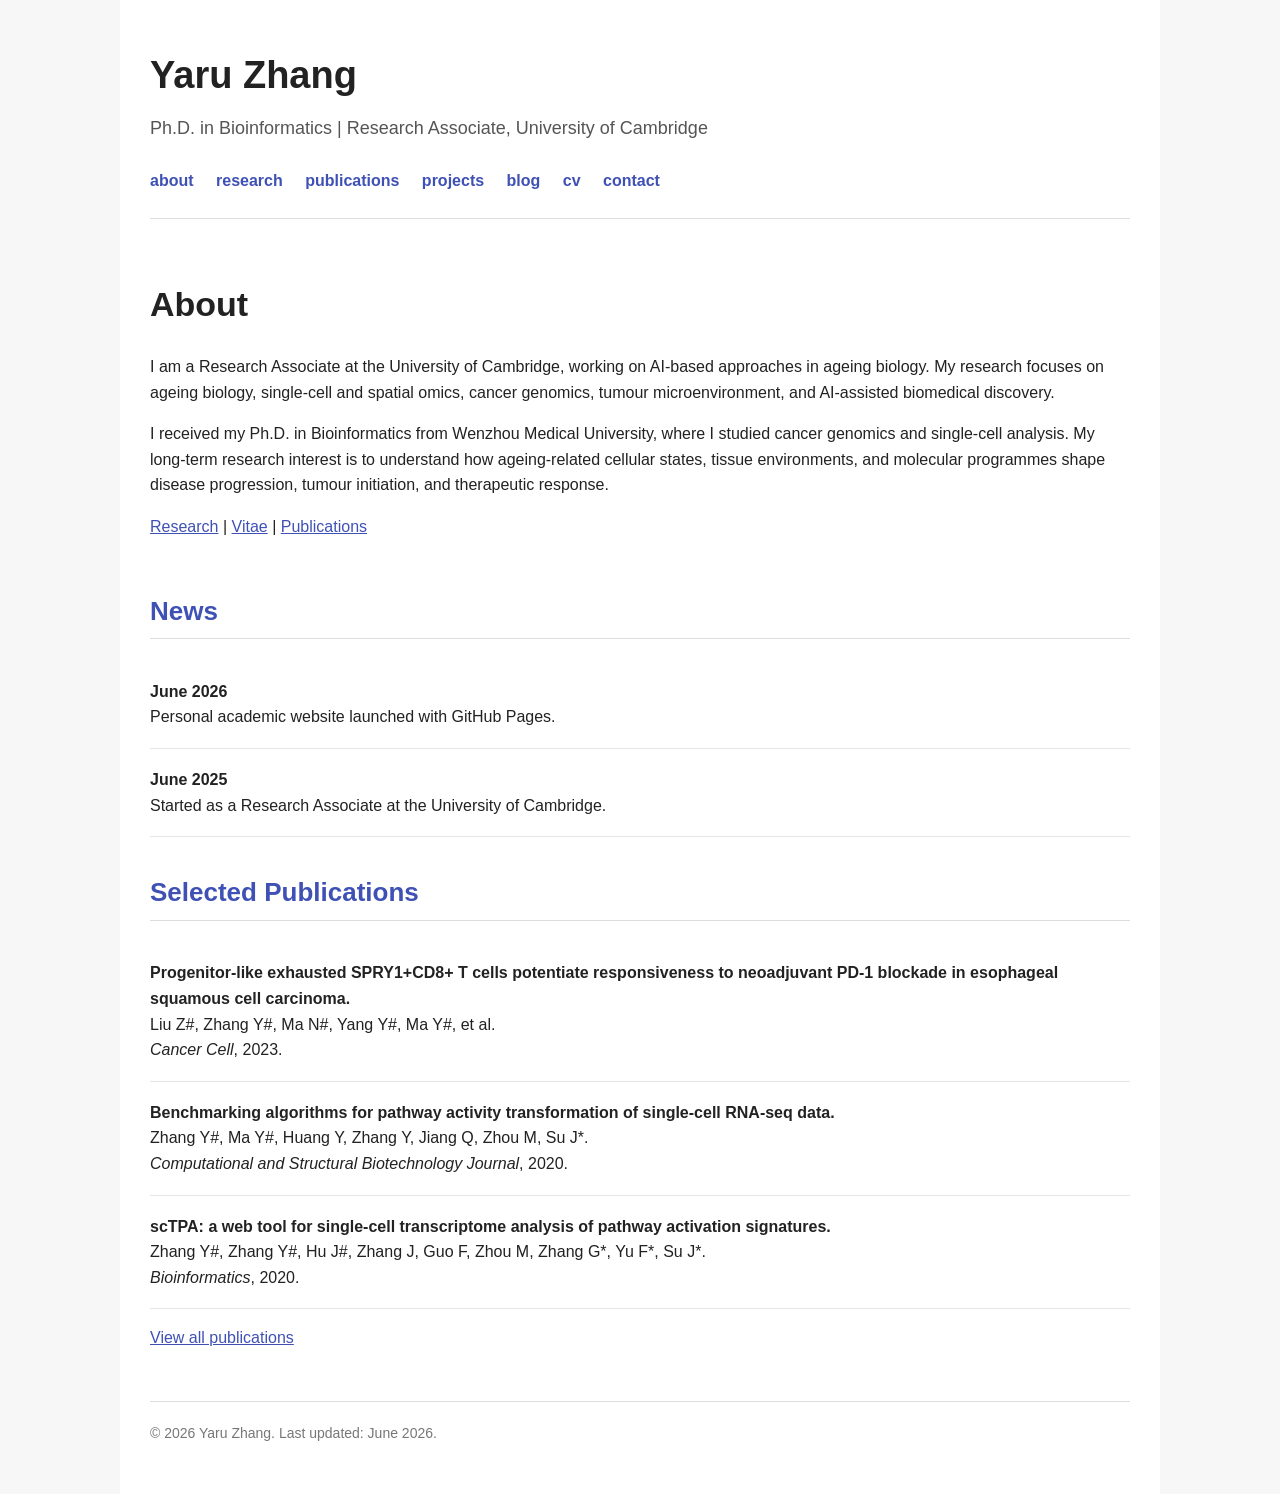
<file: index.html>
<!DOCTYPE html>
<html lang="en">
<head>
  <meta charset="UTF-8">
  <title>Yaru Zhang</title>
  <link rel="stylesheet" href="style.css">
</head>

<body>
<div class="wrapper">

  <header class="site-header">
    <h1 class="site-title">Yaru Zhang</h1>
    <div class="site-subtitle">
      Ph.D. in Bioinformatics | Research Associate, University of Cambridge
    </div>

    <nav>
      <a href="index.html">about</a>
      <a href="research.html">research</a>
      <a href="publications.html">publications</a>
      <a href="projects.html">projects</a>
      <a href="blog.html">blog</a>
      <a href="cv.html">cv</a>
      <a href="contact.html">contact</a>
    </nav>
  </header>

  <main>
    <div class="profile">
      <div class="profile-text">
        <h1>About</h1>

        <p>
          I am a Research Associate at the University of Cambridge, working on AI-based approaches
          in ageing biology. My research focuses on ageing biology, single-cell and spatial omics,
          cancer genomics, tumour microenvironment, and AI-assisted biomedical discovery.
        </p>

        <p>
          I received my Ph.D. in Bioinformatics from Wenzhou Medical University, where I studied
          cancer genomics and single-cell analysis. My long-term research interest is to understand
          how ageing-related cellular states, tissue environments, and molecular programmes shape
          disease progression, tumour initiation, and therapeutic response.
        </p>

        <p>
          <a href="research.html">Research</a> |
          <a href="cv.html">Vitae</a> |
          <a href="publications.html">Publications</a>
        </p>
      </div>

      <!-- Later you can upload a photo named profile.jpg and uncomment this line -->
      <!-- <img src="profile.jpg" alt="Yaru Zhang" class="profile-photo"> -->
    </div>

    <h2>News</h2>
    <div class="card">
      <strong>June 2026</strong><br>
      Personal academic website launched with GitHub Pages.
    </div>
    <div class="card">
      <strong>June 2025</strong><br>
      Started as a Research Associate at the University of Cambridge.
    </div>

    <h2>Selected Publications</h2>

    <div class="card">
      <strong>Progenitor-like exhausted SPRY1+CD8+ T cells potentiate responsiveness to neoadjuvant PD-1 blockade in esophageal squamous cell carcinoma.</strong><br>
      Liu Z#, Zhang Y#, Ma N#, Yang Y#, Ma Y#, et al.<br>
      <em>Cancer Cell</em>, 2023.
    </div>

    <div class="card">
      <strong>Benchmarking algorithms for pathway activity transformation of single-cell RNA-seq data.</strong><br>
      Zhang Y#, Ma Y#, Huang Y, Zhang Y, Jiang Q, Zhou M, Su J*.<br>
      <em>Computational and Structural Biotechnology Journal</em>, 2020.
    </div>

    <div class="card">
      <strong>scTPA: a web tool for single-cell transcriptome analysis of pathway activation signatures.</strong><br>
      Zhang Y#, Zhang Y#, Hu J#, Zhang J, Guo F, Zhou M, Zhang G*, Yu F*, Su J*.<br>
      <em>Bioinformatics</em>, 2020.
    </div>

    <p>
      <a href="publications.html">View all publications</a>
    </p>
  </main>

  <footer>
    © 2026 Yaru Zhang. Last updated: June 2026.
  </footer>

</div>
</body>
</html>
</file>
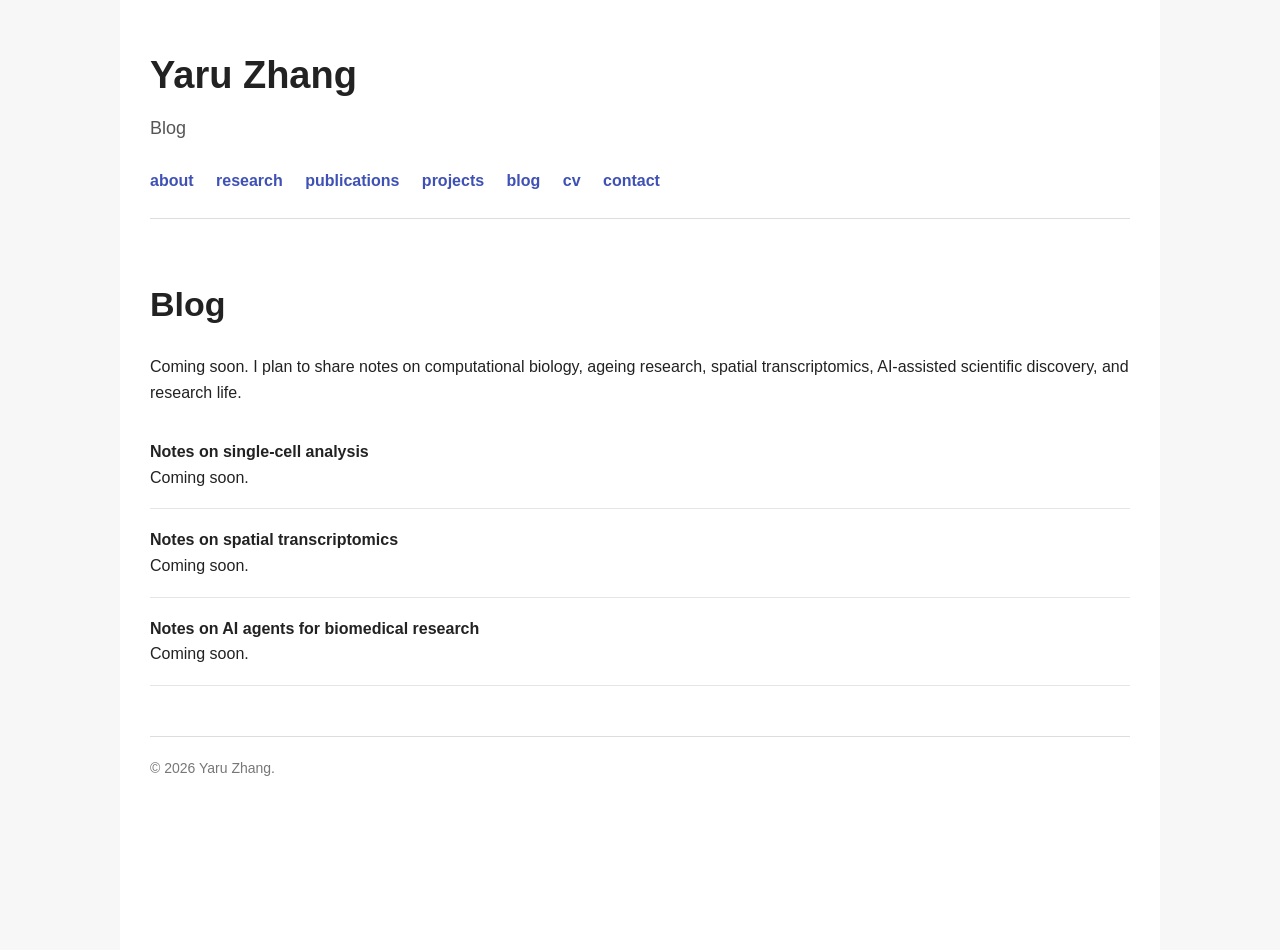
<file: blog.html>
<!DOCTYPE html>
<html lang="en">
<head>
  <meta charset="UTF-8">
  <title>Blog | Yaru Zhang</title>
  <link rel="stylesheet" href="style.css">
</head>

<body>
<div class="wrapper">

  <header class="site-header">
    <h1 class="site-title">Yaru Zhang</h1>
    <div class="site-subtitle">Blog</div>

    <nav>
      <a href="index.html">about</a>
      <a href="research.html">research</a>
      <a href="publications.html">publications</a>
      <a href="projects.html">projects</a>
      <a href="blog.html">blog</a>
      <a href="cv.html">cv</a>
      <a href="contact.html">contact</a>
    </nav>
  </header>

  <main>
    <h1>Blog</h1>

    <p>
      Coming soon. I plan to share notes on computational biology, ageing research,
      spatial transcriptomics, AI-assisted scientific discovery, and research life.
    </p>

    <div class="card">
      <strong>Notes on single-cell analysis</strong><br>
      Coming soon.
    </div>

    <div class="card">
      <strong>Notes on spatial transcriptomics</strong><br>
      Coming soon.
    </div>

    <div class="card">
      <strong>Notes on AI agents for biomedical research</strong><br>
      Coming soon.
    </div>
  </main>

  <footer>
    © 2026 Yaru Zhang.
  </footer>

</div>
</body>
</html>
</file>
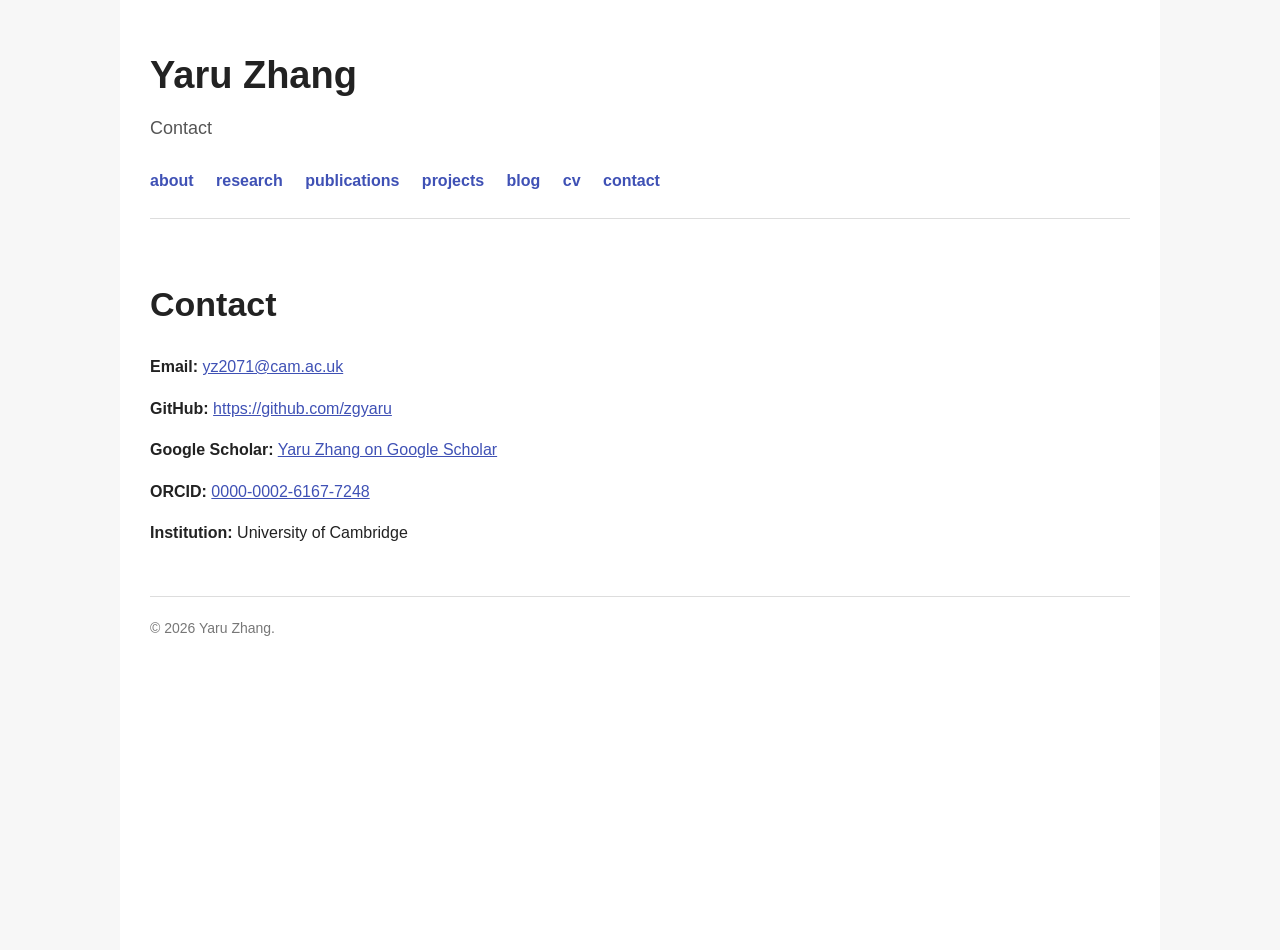
<file: contact.html>
<!DOCTYPE html>
<html lang="en">
<head>
  <meta charset="UTF-8">
  <title>Contact | Yaru Zhang</title>
  <link rel="stylesheet" href="style.css">
</head>

<body>
<div class="wrapper">

  <header class="site-header">
    <h1 class="site-title">Yaru Zhang</h1>
    <div class="site-subtitle">Contact</div>

    <nav>
      <a href="index.html">about</a>
      <a href="research.html">research</a>
      <a href="publications.html">publications</a>
      <a href="projects.html">projects</a>
      <a href="blog.html">blog</a>
      <a href="cv.html">cv</a>
      <a href="contact.html">contact</a>
    </nav>
  </header>

  <main>
    <h1>Contact</h1>

    <p>
      <strong>Email:</strong>
      <a href="mailto:yz2071@cam.ac.uk">yz2071@cam.ac.uk</a>
    </p>

    <p>
      <strong>GitHub:</strong>
      <a href="https://github.com/zgyaru" target="_blank">https://github.com/zgyaru</a>
    </p>

    <p>
      <strong>Google Scholar:</strong>
      <a href="https://scholar.google.com/citations?user=667q4fQAAAAJ&hl=en" target="_blank">
        Yaru Zhang on Google Scholar
      </a>
    </p>

    <p>
      <strong>ORCID:</strong>
      <a href="https://orcid.org/0000-0002-6167-7248" target="_blank">
        0000-0002-6167-7248
      </a>
    </p>

    <p>
      <strong>Institution:</strong> University of Cambridge
    </p>
  </main>

  <footer>
    © 2026 Yaru Zhang.
  </footer>

</div>
</body>
</html>
</file>
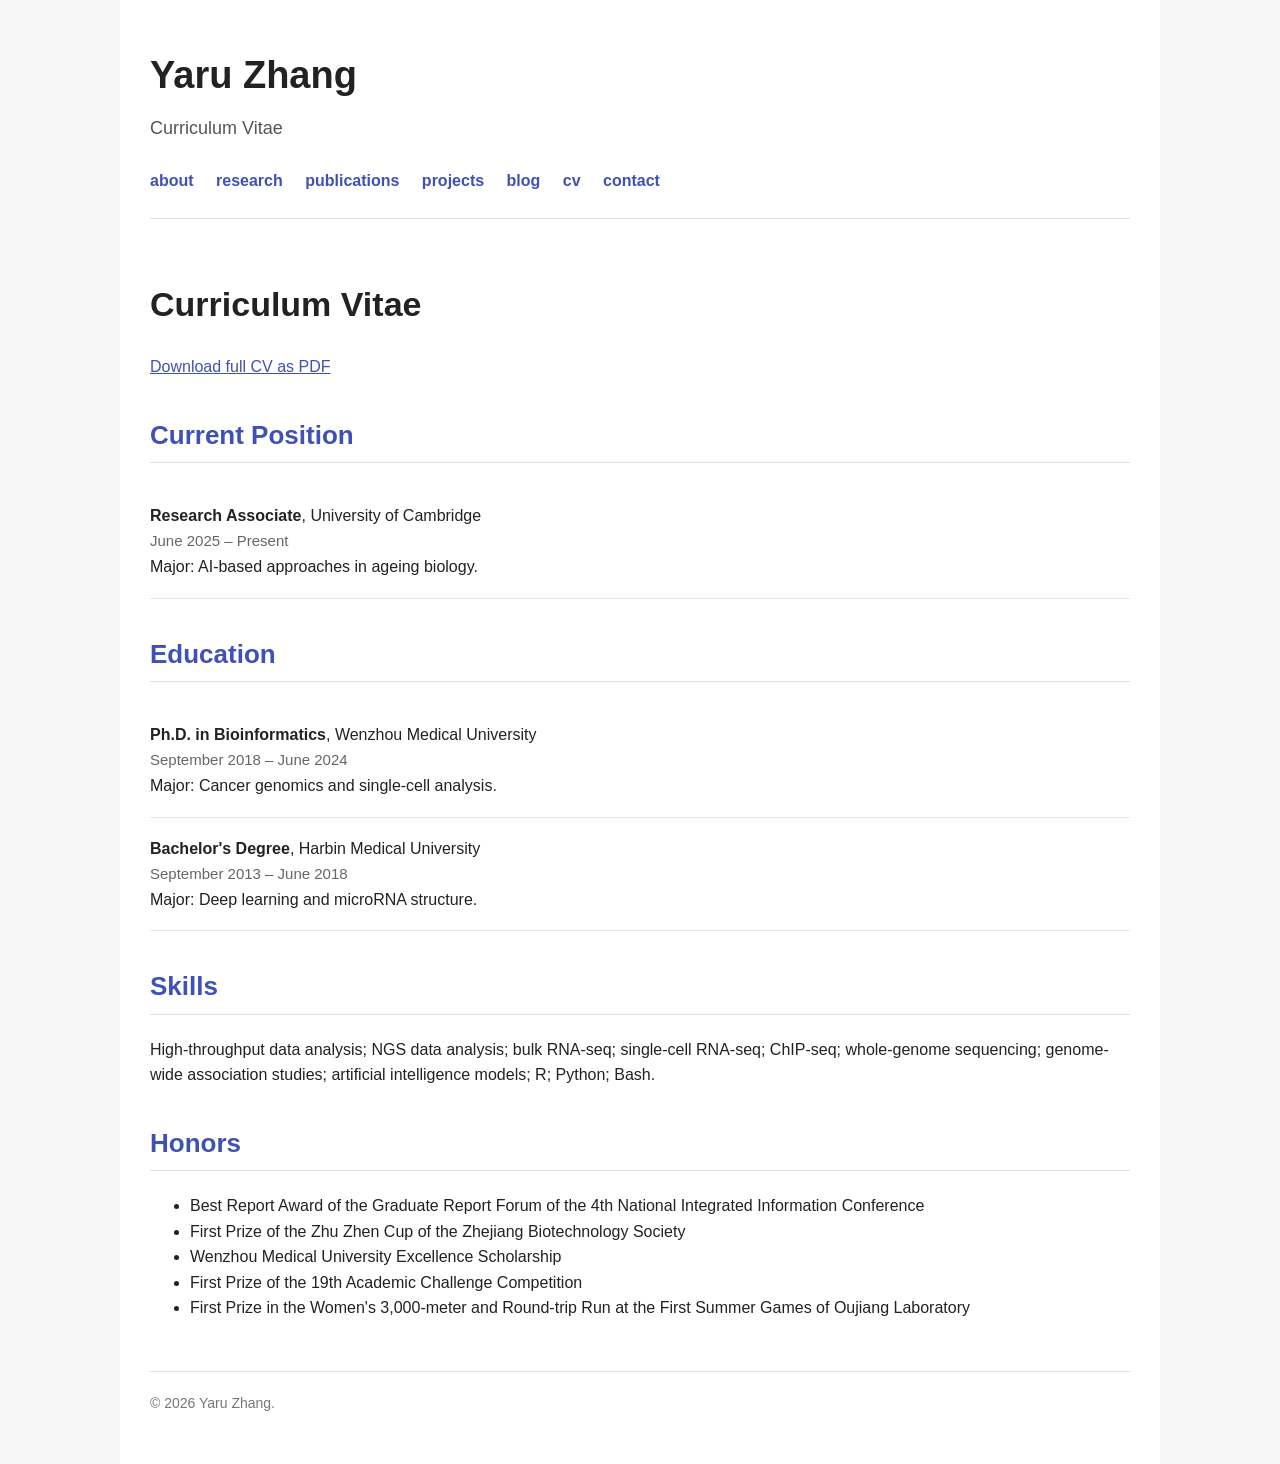
<file: cv.html>
<!DOCTYPE html>
<html lang="en">
<head>
  <meta charset="UTF-8">
  <title>CV | Yaru Zhang</title>
  <link rel="stylesheet" href="style.css">
</head>

<body>
<div class="wrapper">

  <header class="site-header">
    <h1 class="site-title">Yaru Zhang</h1>
    <div class="site-subtitle">Curriculum Vitae</div>

    <nav>
      <a href="index.html">about</a>
      <a href="research.html">research</a>
      <a href="publications.html">publications</a>
      <a href="projects.html">projects</a>
      <a href="blog.html">blog</a>
      <a href="cv.html">cv</a>
      <a href="contact.html">contact</a>
    </nav>
  </header>

  <main>
    <h1>Curriculum Vitae</h1>

    <p>
      <a href="YaruZhang_CurriculumVitae.pdf" target="_blank">Download full CV as PDF</a>
    </p>

    <h2>Current Position</h2>
    <div class="card">
      <strong>Research Associate</strong>, University of Cambridge<br>
      <span class="meta">June 2025 – Present</span><br>
      Major: AI-based approaches in ageing biology.
    </div>

    <h2>Education</h2>

    <div class="card">
      <strong>Ph.D. in Bioinformatics</strong>, Wenzhou Medical University<br>
      <span class="meta">September 2018 – June 2024</span><br>
      Major: Cancer genomics and single-cell analysis.
    </div>

    <div class="card">
      <strong>Bachelor's Degree</strong>, Harbin Medical University<br>
      <span class="meta">September 2013 – June 2018</span><br>
      Major: Deep learning and microRNA structure.
    </div>

    <h2>Skills</h2>
    <p>
      High-throughput data analysis; NGS data analysis; bulk RNA-seq; single-cell RNA-seq;
      ChIP-seq; whole-genome sequencing; genome-wide association studies; artificial intelligence models;
      R; Python; Bash.
    </p>

    <h2>Honors</h2>
    <ul>
      <li>Best Report Award of the Graduate Report Forum of the 4th National Integrated Information Conference</li>
      <li>First Prize of the Zhu Zhen Cup of the Zhejiang Biotechnology Society</li>
      <li>Wenzhou Medical University Excellence Scholarship</li>
      <li>First Prize of the 19th Academic Challenge Competition</li>
      <li>First Prize in the Women's 3,000-meter and Round-trip Run at the First Summer Games of Oujiang Laboratory</li>
    </ul>
  </main>

  <footer>
    © 2026 Yaru Zhang.
  </footer>

</div>
</body>
</html>
</file>
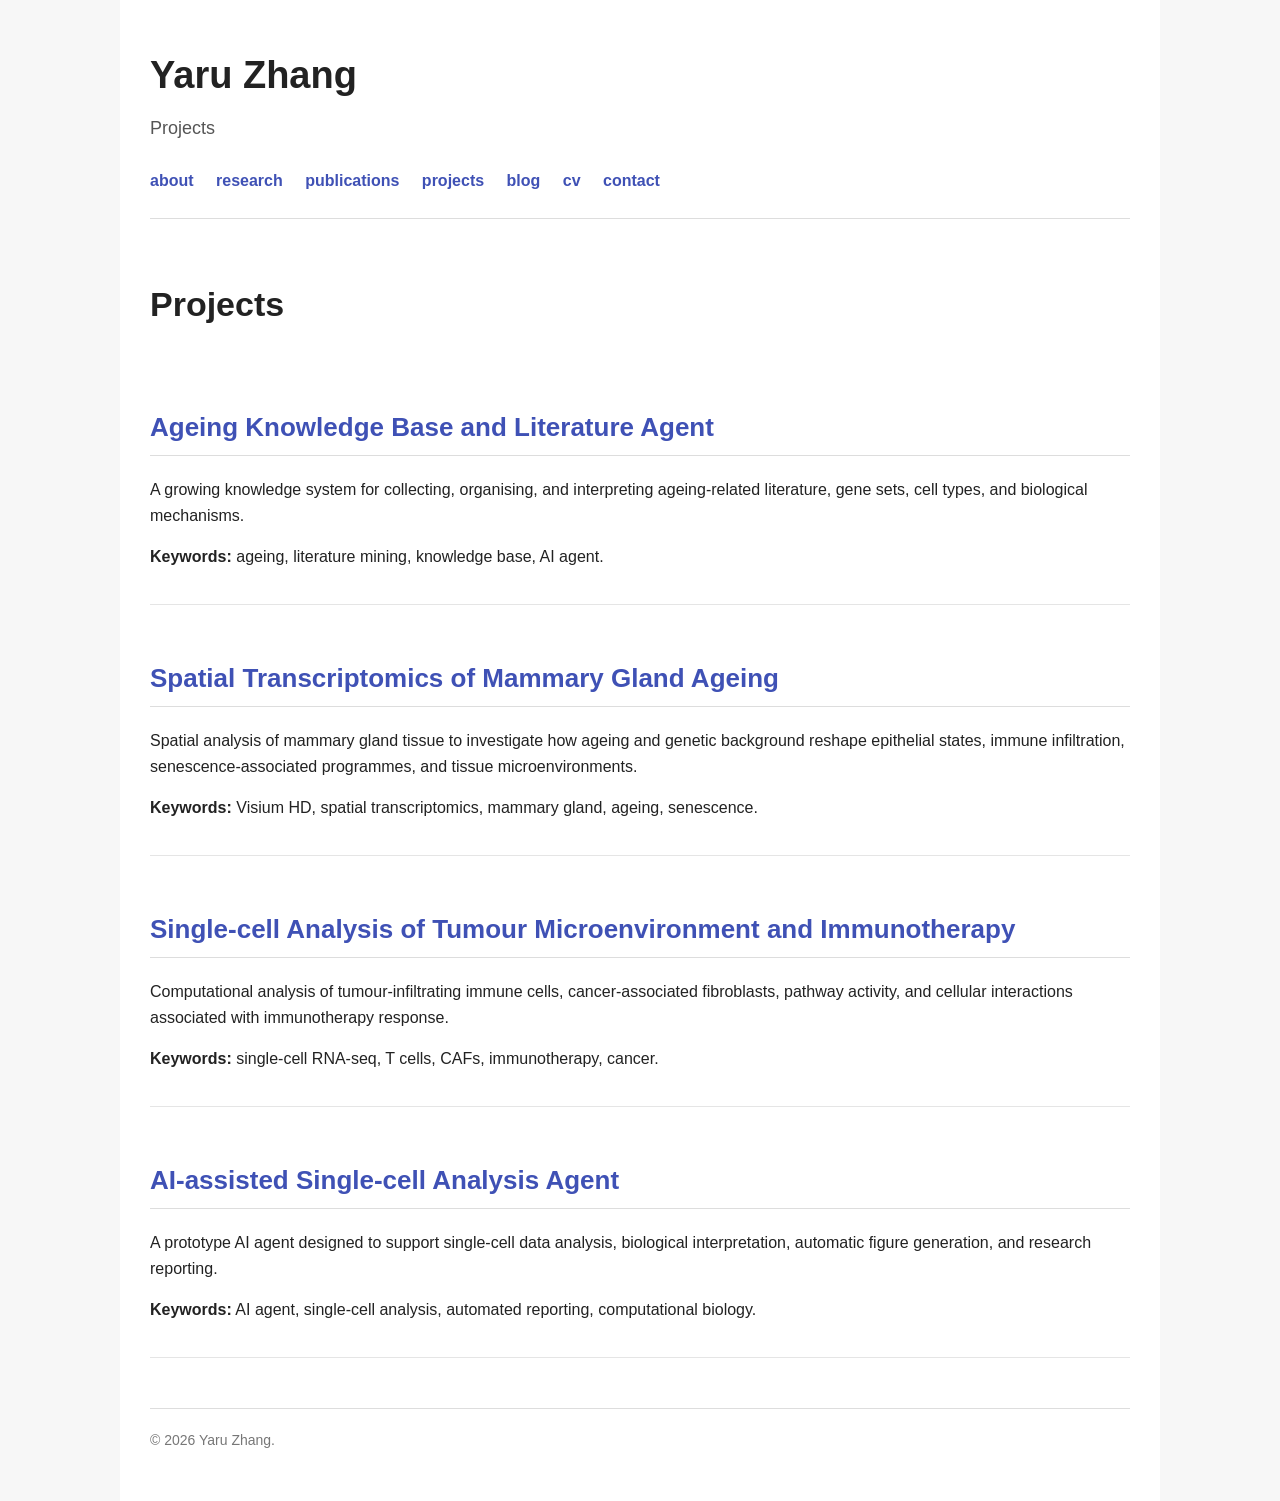
<file: projects.html>
<!DOCTYPE html>
<html lang="en">
<head>
  <meta charset="UTF-8">
  <title>Projects | Yaru Zhang</title>
  <link rel="stylesheet" href="style.css">
</head>

<body>
<div class="wrapper">

  <header class="site-header">
    <h1 class="site-title">Yaru Zhang</h1>
    <div class="site-subtitle">Projects</div>

    <nav>
      <a href="index.html">about</a>
      <a href="research.html">research</a>
      <a href="publications.html">publications</a>
      <a href="projects.html">projects</a>
      <a href="blog.html">blog</a>
      <a href="cv.html">cv</a>
      <a href="contact.html">contact</a>
    </nav>
  </header>

  <main>
    <h1>Projects</h1>

    <div class="card">
      <h2>Ageing Knowledge Base and Literature Agent</h2>
      <p>
        A growing knowledge system for collecting, organising, and interpreting ageing-related literature,
        gene sets, cell types, and biological mechanisms.
      </p>
      <p><strong>Keywords:</strong> ageing, literature mining, knowledge base, AI agent.</p>
    </div>

    <div class="card">
      <h2>Spatial Transcriptomics of Mammary Gland Ageing</h2>
      <p>
        Spatial analysis of mammary gland tissue to investigate how ageing and genetic background reshape
        epithelial states, immune infiltration, senescence-associated programmes, and tissue microenvironments.
      </p>
      <p><strong>Keywords:</strong> Visium HD, spatial transcriptomics, mammary gland, ageing, senescence.</p>
    </div>

    <div class="card">
      <h2>Single-cell Analysis of Tumour Microenvironment and Immunotherapy</h2>
      <p>
        Computational analysis of tumour-infiltrating immune cells, cancer-associated fibroblasts,
        pathway activity, and cellular interactions associated with immunotherapy response.
      </p>
      <p><strong>Keywords:</strong> single-cell RNA-seq, T cells, CAFs, immunotherapy, cancer.</p>
    </div>

    <div class="card">
      <h2>AI-assisted Single-cell Analysis Agent</h2>
      <p>
        A prototype AI agent designed to support single-cell data analysis, biological interpretation,
        automatic figure generation, and research reporting.
      </p>
      <p><strong>Keywords:</strong> AI agent, single-cell analysis, automated reporting, computational biology.</p>
    </div>

  </main>

  <footer>
    © 2026 Yaru Zhang.
  </footer>

</div>
</body>
</html>
</file>
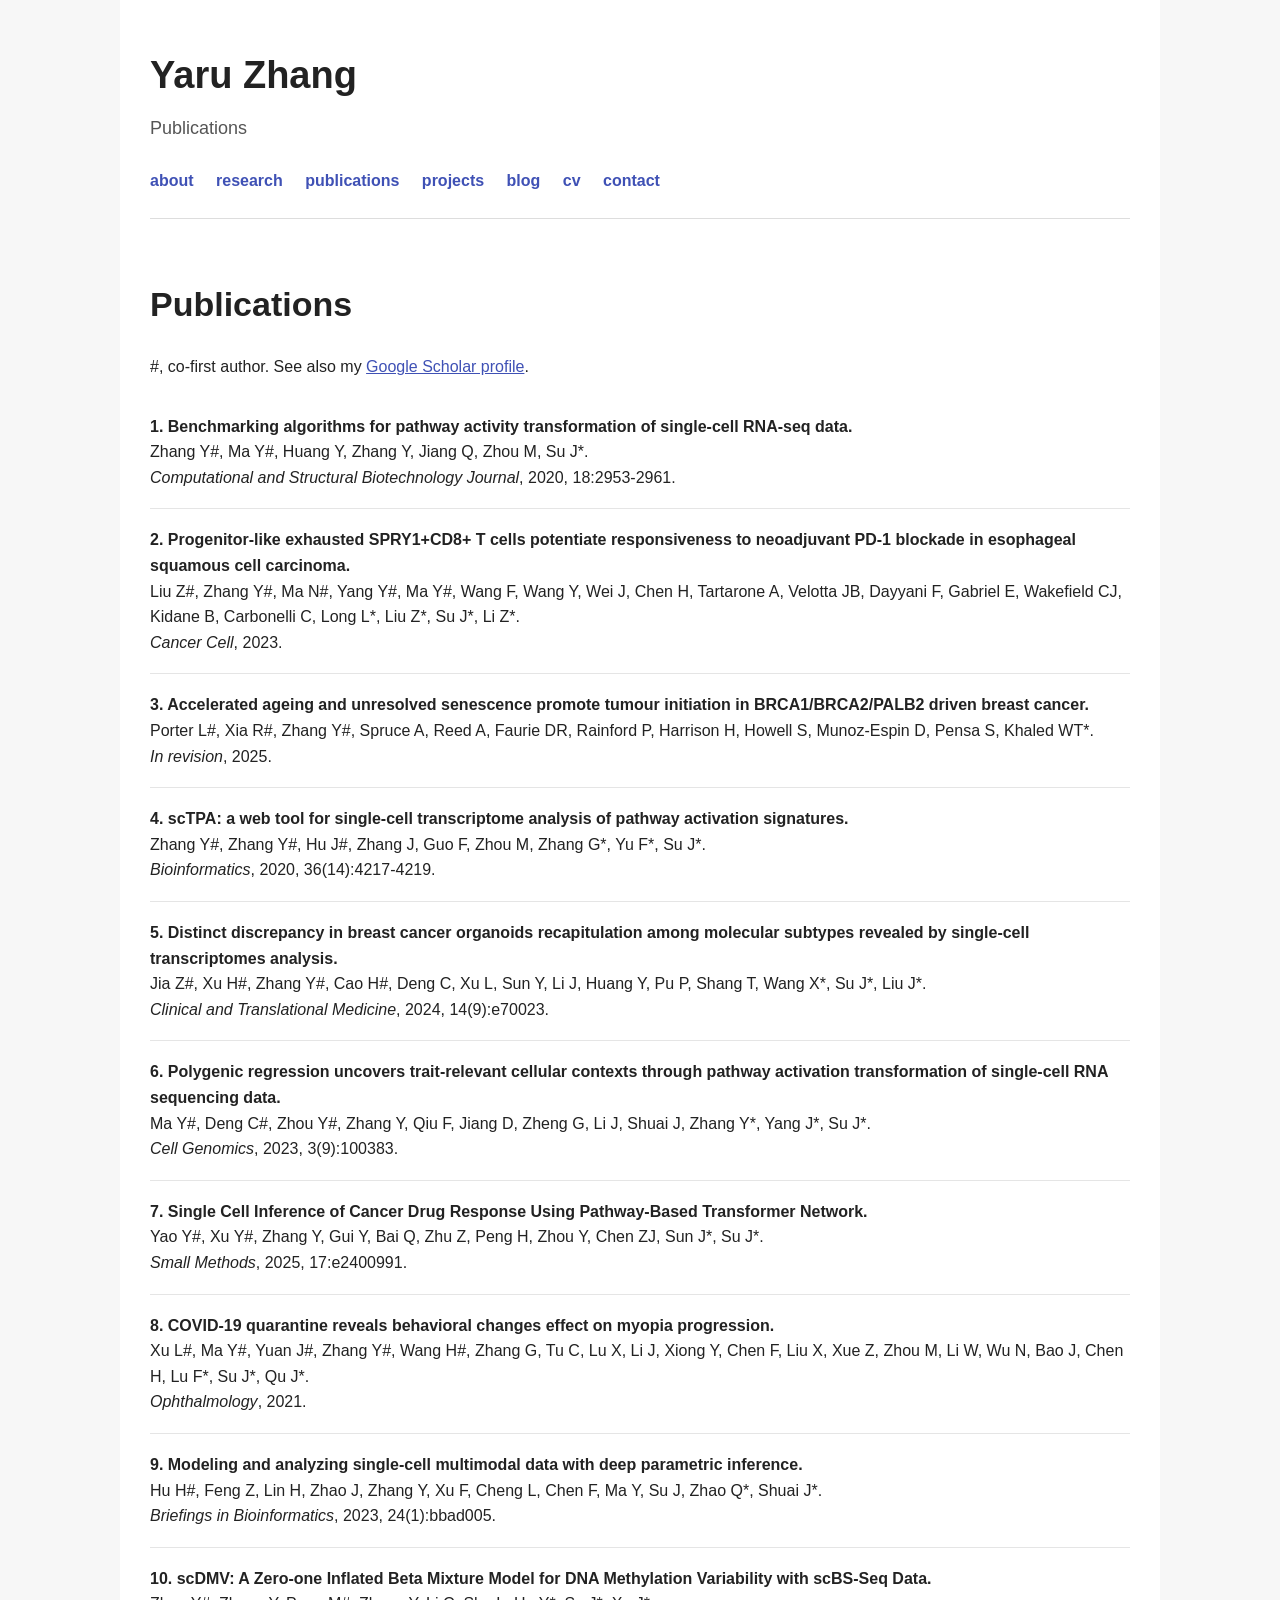
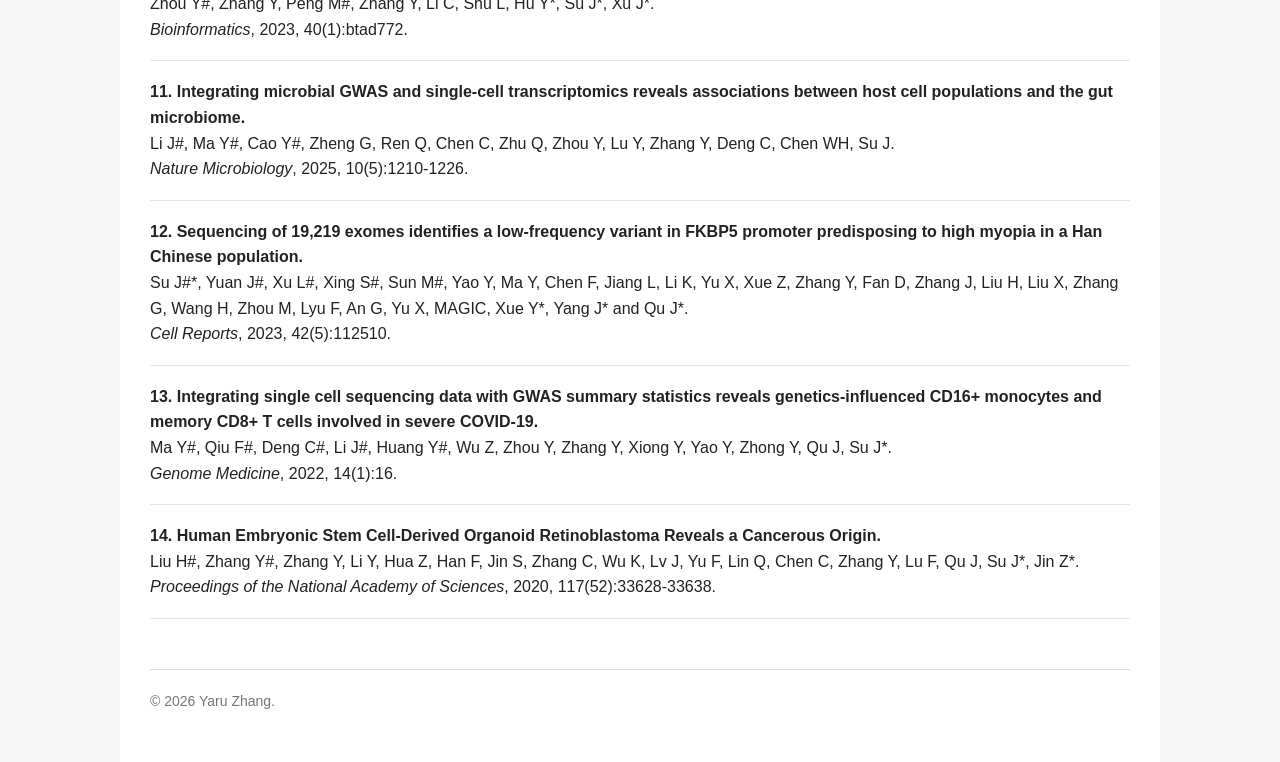
<file: publications.html>
<!DOCTYPE html>
<html lang="en">
<head>
  <meta charset="UTF-8">
  <title>Publications | Yaru Zhang</title>
  <link rel="stylesheet" href="style.css">
</head>

<body>
<div class="wrapper">

  <header class="site-header">
    <h1 class="site-title">Yaru Zhang</h1>
    <div class="site-subtitle">Publications</div>

    <nav>
      <a href="index.html">about</a>
      <a href="research.html">research</a>
      <a href="publications.html">publications</a>
      <a href="projects.html">projects</a>
      <a href="blog.html">blog</a>
      <a href="cv.html">cv</a>
      <a href="contact.html">contact</a>
    </nav>
  </header>

  <main>
    <h1>Publications</h1>

    <p>
      #, co-first author.
      See also my
      <a href="https://scholar.google.com/citations?user=667q4fQAAAAJ&hl=en" target="_blank">Google Scholar profile</a>.
    </p>

    <div class="card">
      <strong>1. Benchmarking algorithms for pathway activity transformation of single-cell RNA-seq data.</strong><br>
      Zhang Y#, Ma Y#, Huang Y, Zhang Y, Jiang Q, Zhou M, Su J*.<br>
      <em>Computational and Structural Biotechnology Journal</em>, 2020, 18:2953-2961.
    </div>

    <div class="card">
      <strong>2. Progenitor-like exhausted SPRY1+CD8+ T cells potentiate responsiveness to neoadjuvant PD-1 blockade in esophageal squamous cell carcinoma.</strong><br>
      Liu Z#, Zhang Y#, Ma N#, Yang Y#, Ma Y#, Wang F, Wang Y, Wei J, Chen H, Tartarone A, Velotta JB,
      Dayyani F, Gabriel E, Wakefield CJ, Kidane B, Carbonelli C, Long L*, Liu Z*, Su J*, Li Z*.<br>
      <em>Cancer Cell</em>, 2023.
    </div>

    <div class="card">
      <strong>3. Accelerated ageing and unresolved senescence promote tumour initiation in BRCA1/BRCA2/PALB2 driven breast cancer.</strong><br>
      Porter L#, Xia R#, Zhang Y#, Spruce A, Reed A, Faurie DR, Rainford P, Harrison H, Howell S,
      Munoz-Espin D, Pensa S, Khaled WT*.<br>
      <em>In revision</em>, 2025.
    </div>

    <div class="card">
      <strong>4. scTPA: a web tool for single-cell transcriptome analysis of pathway activation signatures.</strong><br>
      Zhang Y#, Zhang Y#, Hu J#, Zhang J, Guo F, Zhou M, Zhang G*, Yu F*, Su J*.<br>
      <em>Bioinformatics</em>, 2020, 36(14):4217-4219.
    </div>

    <div class="card">
      <strong>5. Distinct discrepancy in breast cancer organoids recapitulation among molecular subtypes revealed by single-cell transcriptomes analysis.</strong><br>
      Jia Z#, Xu H#, Zhang Y#, Cao H#, Deng C, Xu L, Sun Y, Li J, Huang Y, Pu P, Shang T,
      Wang X*, Su J*, Liu J*.<br>
      <em>Clinical and Translational Medicine</em>, 2024, 14(9):e70023.
    </div>

    <div class="card">
      <strong>6. Polygenic regression uncovers trait-relevant cellular contexts through pathway activation transformation of single-cell RNA sequencing data.</strong><br>
      Ma Y#, Deng C#, Zhou Y#, Zhang Y, Qiu F, Jiang D, Zheng G, Li J, Shuai J, Zhang Y*, Yang J*, Su J*.<br>
      <em>Cell Genomics</em>, 2023, 3(9):100383.
    </div>

    <div class="card">
      <strong>7. Single Cell Inference of Cancer Drug Response Using Pathway-Based Transformer Network.</strong><br>
      Yao Y#, Xu Y#, Zhang Y, Gui Y, Bai Q, Zhu Z, Peng H, Zhou Y, Chen ZJ, Sun J*, Su J*.<br>
      <em>Small Methods</em>, 2025, 17:e2400991.
    </div>

    <div class="card">
      <strong>8. COVID-19 quarantine reveals behavioral changes effect on myopia progression.</strong><br>
      Xu L#, Ma Y#, Yuan J#, Zhang Y#, Wang H#, Zhang G, Tu C, Lu X, Li J, Xiong Y, Chen F,
      Liu X, Xue Z, Zhou M, Li W, Wu N, Bao J, Chen H, Lu F*, Su J*, Qu J*.<br>
      <em>Ophthalmology</em>, 2021.
    </div>

    <div class="card">
      <strong>9. Modeling and analyzing single-cell multimodal data with deep parametric inference.</strong><br>
      Hu H#, Feng Z, Lin H, Zhao J, Zhang Y, Xu F, Cheng L, Chen F, Ma Y, Su J, Zhao Q*, Shuai J*.<br>
      <em>Briefings in Bioinformatics</em>, 2023, 24(1):bbad005.
    </div>

    <div class="card">
      <strong>10. scDMV: A Zero-one Inflated Beta Mixture Model for DNA Methylation Variability with scBS-Seq Data.</strong><br>
      Zhou Y#, Zhang Y, Peng M#, Zhang Y, Li C, Shu L, Hu Y*, Su J*, Xu J*.<br>
      <em>Bioinformatics</em>, 2023, 40(1):btad772.
    </div>

    <div class="card">
      <strong>11. Integrating microbial GWAS and single-cell transcriptomics reveals associations between host cell populations and the gut microbiome.</strong><br>
      Li J#, Ma Y#, Cao Y#, Zheng G, Ren Q, Chen C, Zhu Q, Zhou Y, Lu Y, Zhang Y, Deng C, Chen WH, Su J.<br>
      <em>Nature Microbiology</em>, 2025, 10(5):1210-1226.
    </div>

    <div class="card">
      <strong>12. Sequencing of 19,219 exomes identifies a low-frequency variant in FKBP5 promoter predisposing to high myopia in a Han Chinese population.</strong><br>
      Su J#*, Yuan J#, Xu L#, Xing S#, Sun M#, Yao Y, Ma Y, Chen F, Jiang L, Li K, Yu X, Xue Z,
      Zhang Y, Fan D, Zhang J, Liu H, Liu X, Zhang G, Wang H, Zhou M, Lyu F, An G, Yu X,
      MAGIC, Xue Y*, Yang J* and Qu J*.<br>
      <em>Cell Reports</em>, 2023, 42(5):112510.
    </div>

    <div class="card">
      <strong>13. Integrating single cell sequencing data with GWAS summary statistics reveals genetics-influenced CD16+ monocytes and memory CD8+ T cells involved in severe COVID-19.</strong><br>
      Ma Y#, Qiu F#, Deng C#, Li J#, Huang Y#, Wu Z, Zhou Y, Zhang Y, Xiong Y, Yao Y, Zhong Y, Qu J, Su J*.<br>
      <em>Genome Medicine</em>, 2022, 14(1):16.
    </div>

    <div class="card">
      <strong>14. Human Embryonic Stem Cell-Derived Organoid Retinoblastoma Reveals a Cancerous Origin.</strong><br>
      Liu H#, Zhang Y#, Zhang Y, Li Y, Hua Z, Han F, Jin S, Zhang C, Wu K, Lv J, Yu F, Lin Q,
      Chen C, Zhang Y, Lu F, Qu J, Su J*, Jin Z*.<br>
      <em>Proceedings of the National Academy of Sciences</em>, 2020, 117(52):33628-33638.
    </div>

  </main>

  <footer>
    © 2026 Yaru Zhang.
  </footer>

</div>
</body>
</html>
</file>
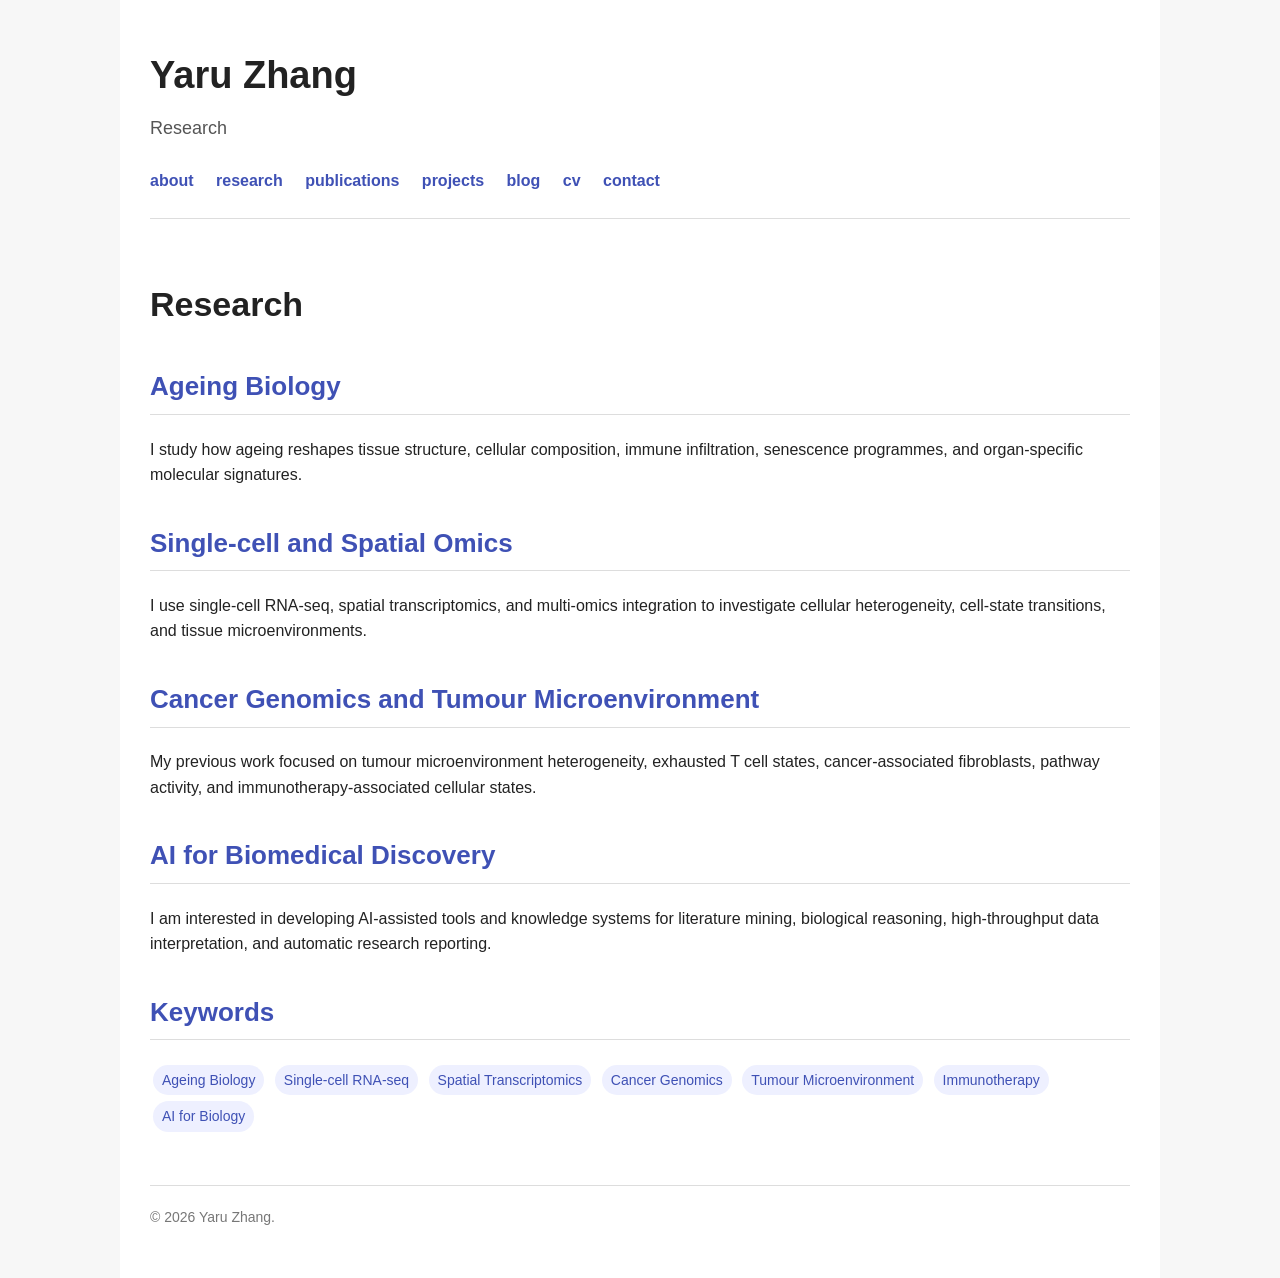
<file: research.html>
<!DOCTYPE html>
<html lang="en">
<head>
  <meta charset="UTF-8">
  <title>Research | Yaru Zhang</title>
  <link rel="stylesheet" href="style.css">
</head>

<body>
<div class="wrapper">

  <header class="site-header">
    <h1 class="site-title">Yaru Zhang</h1>
    <div class="site-subtitle">Research</div>

    <nav>
      <a href="index.html">about</a>
      <a href="research.html">research</a>
      <a href="publications.html">publications</a>
      <a href="projects.html">projects</a>
      <a href="blog.html">blog</a>
      <a href="cv.html">cv</a>
      <a href="contact.html">contact</a>
    </nav>
  </header>

  <main>
    <h1>Research</h1>

    <h2>Ageing Biology</h2>
    <p>
      I study how ageing reshapes tissue structure, cellular composition, immune infiltration,
      senescence programmes, and organ-specific molecular signatures.
    </p>

    <h2>Single-cell and Spatial Omics</h2>
    <p>
      I use single-cell RNA-seq, spatial transcriptomics, and multi-omics integration to investigate
      cellular heterogeneity, cell-state transitions, and tissue microenvironments.
    </p>

    <h2>Cancer Genomics and Tumour Microenvironment</h2>
    <p>
      My previous work focused on tumour microenvironment heterogeneity, exhausted T cell states,
      cancer-associated fibroblasts, pathway activity, and immunotherapy-associated cellular states.
    </p>

    <h2>AI for Biomedical Discovery</h2>
    <p>
      I am interested in developing AI-assisted tools and knowledge systems for literature mining,
      biological reasoning, high-throughput data interpretation, and automatic research reporting.
    </p>

    <h2>Keywords</h2>
    <p>
      <span class="tag">Ageing Biology</span>
      <span class="tag">Single-cell RNA-seq</span>
      <span class="tag">Spatial Transcriptomics</span>
      <span class="tag">Cancer Genomics</span>
      <span class="tag">Tumour Microenvironment</span>
      <span class="tag">Immunotherapy</span>
      <span class="tag">AI for Biology</span>
    </p>
  </main>

  <footer>
    © 2026 Yaru Zhang.
  </footer>

</div>
</body>
</html>
</file>
<file: style.css>
body {
  margin: 0;
  font-family: Arial, Helvetica, sans-serif;
  line-height: 1.6;
  color: #222;
  background: #f7f7f7;
}

.wrapper {
  max-width: 980px;
  margin: 0 auto;
  background: white;
  min-height: 100vh;
  padding: 0 30px 50px 30px;
}

.site-header {
  padding: 45px 0 25px 0;
  border-bottom: 1px solid #ddd;
}

.site-title {
  font-size: 38px;
  margin: 0;
  color: #222;
}

.site-subtitle {
  font-size: 18px;
  color: #555;
  margin-top: 8px;
}

nav {
  margin-top: 25px;
}

nav a {
  margin-right: 18px;
  text-decoration: none;
  color: #3f51b5;
  font-weight: 600;
}

nav a:hover {
  text-decoration: underline;
}

main {
  padding-top: 35px;
}

h1 {
  font-size: 34px;
  color: #222;
}

h2 {
  margin-top: 35px;
  font-size: 26px;
  color: #3f51b5;
  border-bottom: 1px solid #ddd;
  padding-bottom: 6px;
}

h3 {
  margin-top: 25px;
  color: #333;
}

a {
  color: #3f51b5;
}

.profile {
  display: flex;
  gap: 30px;
  align-items: flex-start;
}

.profile-text {
  flex: 1;
}

.profile-photo {
  width: 210px;
  border-radius: 8px;
  background: #eee;
}

.card {
  border-bottom: 1px solid #e5e5e5;
  padding: 18px 0;
}

.meta {
  color: #666;
  font-size: 15px;
}

.tag {
  display: inline-block;
  background: #eef0ff;
  color: #3f51b5;
  padding: 4px 9px;
  border-radius: 16px;
  margin: 3px;
  font-size: 14px;
}

footer {
  border-top: 1px solid #ddd;
  margin-top: 50px;
  padding-top: 20px;
  color: #777;
  font-size: 14px;
}

@media (max-width: 750px) {
  .wrapper {
    padding: 0 18px 40px 18px;
  }

  .profile {
    display: block;
  }

  .profile-photo {
    width: 100%;
    max-width: 240px;
    margin-bottom: 20px;
  }

  nav a {
    display: inline-block;
    margin: 5px 10px 5px 0;
  }
}
</file>
